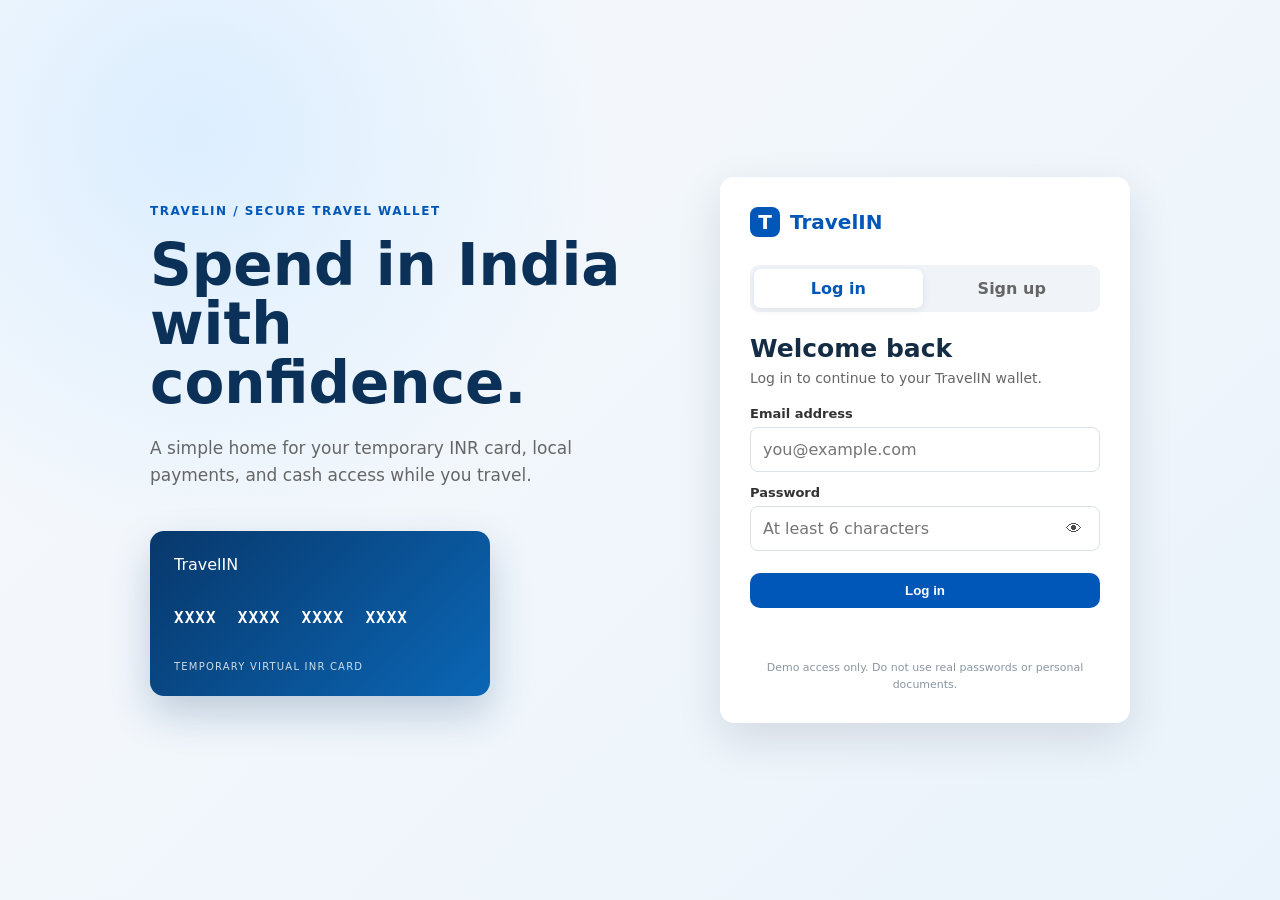
<file: index.html>
<!doctype html>
<html lang="en">
<head>
  <meta charset="utf-8" />
  <meta name="viewport" content="width=device-width,initial-scale=1" />
  <title>TravelIN — Fintech for Visitors to India</title>
  <link rel="stylesheet" href="styles.css" />
</head>
<body>
  <section id="auth-screen" class="auth-screen">
    <div class="auth-layout">
      <div class="auth-intro">
        <p class="eyebrow">TravelIN / secure travel wallet</p>
        <h1>Spend in India with confidence.</h1>
        <p class="auth-copy">A simple home for your temporary INR card, local payments, and cash access while you travel.</p>
        <div class="auth-mini-card" aria-hidden="true">
          <span>TravelIN</span>
          <strong>XXXX&nbsp;&nbsp;XXXX&nbsp;&nbsp;XXXX&nbsp;&nbsp;XXXX</strong>
          <small>TEMPORARY VIRTUAL INR CARD</small>
        </div>
      </div>

      <div class="auth-panel">
        <div class="auth-brand"><span class="brand-mark">T</span><span>TravelIN</span></div>
        <div class="auth-tabs" role="tablist" aria-label="Account access">
          <button id="login-tab" class="auth-tab is-active" type="button" role="tab" aria-selected="true">Log in</button>
          <button id="signup-tab" class="auth-tab" type="button" role="tab" aria-selected="false">Sign up</button>
        </div>

        <form id="login-form" class="auth-form" novalidate>
          <h2>Welcome back</h2>
          <p class="auth-form-copy">Log in to continue to your TravelIN wallet.</p>
          <label for="login-email">Email address</label>
          <input id="login-email" type="email" autocomplete="email" required placeholder="you@example.com" />
          <label for="login-password">Password</label>
          <div class="password-field">
            <input id="login-password" type="password" autocomplete="current-password" required minlength="6" placeholder="At least 6 characters" />
            <button class="password-toggle" type="button" aria-label="Show password" data-target="login-password">👁</button>
          </div>
          <button class="btn auth-submit" type="submit">Log in</button>
          <p id="login-feedback" class="auth-feedback" aria-live="polite"></p>
        </form>

        <form id="signup-form" class="auth-form is-hidden" novalidate>
          <h2>Create your account</h2>
          <p class="auth-form-copy">Set up your TravelIN wallet in a few seconds.</p>
          <label for="signup-name">Full name</label>
          <input id="signup-name" type="text" autocomplete="name" required pattern="[A-Za-z ]+" title="Use letters and spaces only." placeholder="Your full name" />
          <label for="signup-email">Email address</label>
          <input id="signup-email" type="email" autocomplete="email" required pattern="^[^\s@]+@[^\s@]+\.[^\s@]{2,}$" title="Enter a valid email address, such as name@gmail.com" placeholder="you@example.com" />
          <label for="signup-password">Password</label>
          <div class="password-field">
            <input id="signup-password" type="password" autocomplete="new-password" required minlength="6" placeholder="At least 6 characters" />
            <button class="password-toggle" type="button" aria-label="Show password" data-target="signup-password">👁</button>
          </div>
          <button class="btn auth-submit" type="submit">Create account</button>
          <p id="signup-feedback" class="auth-feedback" aria-live="polite"></p>
        </form>
        <small class="auth-note">Demo access only. Do not use real passwords or personal documents.</small>
      </div>
    </div>
  </section>

  <div id="app-shell" class="app-shell">
  <header class="site-header">
    <div class="container header-inner">
      <h1 class="logo">TravelIN</h1>
      <nav class="nav">
        <a href="#visa" class="nav-card-link">Get Card</a>
        <button id="logout-btn" class="nav-logout" type="button">Log out</button>
      </nav>
    </div>
  </header>

  <main>
    <section class="hero">
      <div class="container hero-inner">
        <div class="hero-text">
          <h2>Spend in India. Simple. Secure. RBI-aligned.</h2>
          <p>Submit your visa, get a temporary virtual INR debit card, pay locally or withdraw cash from partners — all at official government exchange rates.</p>
          <a class="btn" href="#visa">Get started</a>
          <div class="currency-ticker" aria-label="Supported currencies">
            <div class="currency-ticker-track">
              <div class="currency-chip"><span class="currency-symbol">$</span><span>USD</span></div>
              <div class="currency-chip"><span class="currency-symbol">€</span><span>EUR</span></div>
              <div class="currency-chip"><span class="currency-symbol">£</span><span>GBP</span></div>
              <div class="currency-chip"><span class="currency-symbol">¥</span><span>JPY</span></div>
              <div class="currency-chip"><span class="currency-symbol">A$</span><span>AUD</span></div>
              <div class="currency-chip"><span class="currency-symbol">C$</span><span>CAD</span></div>
              <div class="currency-chip"><span class="currency-symbol">₹</span><span>INR</span></div>
              <div class="currency-chip"><span class="currency-symbol">₩</span><span>KRW</span></div>
              <div class="currency-chip"><span class="currency-symbol">R</span><span>ZAR</span></div>
              <div class="currency-chip"><span class="currency-symbol">د.إ</span><span>AED</span></div>
              <div class="currency-chip"><span class="currency-symbol">$</span><span>USD</span></div>
              <div class="currency-chip"><span class="currency-symbol">€</span><span>EUR</span></div>
              <div class="currency-chip"><span class="currency-symbol">£</span><span>GBP</span></div>
              <div class="currency-chip"><span class="currency-symbol">¥</span><span>JPY</span></div>
              <div class="currency-chip"><span class="currency-symbol">A$</span><span>AUD</span></div>
              <div class="currency-chip"><span class="currency-symbol">C$</span><span>CAD</span></div>
              <div class="currency-chip"><span class="currency-symbol">₹</span><span>INR</span></div>
              <div class="currency-chip"><span class="currency-symbol">₩</span><span>KRW</span></div>
              <div class="currency-chip"><span class="currency-symbol">R</span><span>ZAR</span></div>
              <div class="currency-chip"><span class="currency-symbol">د.إ</span><span>AED</span></div>
            </div>
          </div>
        </div>
        <div class="hero-card" id="virtual-card-preview">
          <!-- Virtual card preview will populate here -->
          <div class="card-placeholder">Virtual card preview</div>
        </div>
      </div>
    </section>

    <section id="how" class="container how-it-works">
      <div class="section-heading">
        <div>
          <span class="section-kicker">Your journey, simplified</span>
          <h3>How it works</h3>
        </div>
        <p>From visa check to your first local payment, everything stays clear and in one place.</p>
      </div>
      <ol class="journey-steps">
        <li class="journey-step">
          <span class="step-number">01</span>
          <div><h4>Verify your visa</h4><p>Share your travel details and confirm your eligibility through a guided check.</p></div>
        </li>
        <li class="journey-step">
          <span class="step-number">02</span>
          <div><h4>Get your INR card</h4><p>Receive a temporary virtual card with conversion rates shown before you pay.</p></div>
        </li>
        <li class="journey-step">
          <span class="step-number">03</span>
          <div><h4>Pay your way</h4><p>Use it for local payments or request cash from a partnered bank.</p></div>
        </li>
      </ol>
    </section>

    <section id="features" class="container features">
      <div class="section-heading">
        <div>
          <span class="section-kicker">Built for the journey</span>
          <h3>Key features</h3>
        </div>
        <p>Everything you need to move through India with less friction and more control.</p>
      </div>
      <div class="feature-grid">
        <article class="feature-item"><span class="feature-icon">✓</span><h4>Visa verification</h4><p>A guided sign-in flow built around your travel documents.</p></article>
        <article class="feature-item"><span class="feature-icon">▣</span><h4>Virtual INR card</h4><p>A temporary card ready for everyday local spending.</p></article>
        <article class="feature-item"><span class="feature-icon">↔</span><h4>Clear conversion</h4><p>See live exchange rates before converting your money.</p></article>
        <article class="feature-item"><span class="feature-icon">⌂</span><h4>Cash access</h4><p>Request cash collection through trusted partner banks.</p></article>
        <article class="feature-item"><span class="feature-icon">◷</span><h4>Spending overview</h4><p>Keep your card balance and activity easy to follow.</p></article>
      </div>
    </section>

    <section id="visa" class="container visa-section">
      <h3>Sign in with your visa</h3>

      <form id="visa-form" class="card form-card">
        <label for="fullName">Full name</label>
        <input id="fullName" name="fullName" required pattern="[A-Za-z ]+" title="Use letters and spaces only." placeholder="As it appears on visa" />

        <label for="country">Home country</label>
        <input id="country" name="country" list="country-options" required autocomplete="country-name" placeholder="Enter your Country Name" />
        <datalist id="country-options"></datalist>

        <label for="visaNumber">Visa number</label>
        <input id="visaNumber" name="visaNumber" required minlength="7" maxlength="16" placeholder="E.g., AB1234567" />

        <label for="passport">Passport number</label>
        <input id="passport" name="passport" required minlength="4" maxlength="9" placeholder="Passport number" />

        <label for="homeCurrency">Home currency</label>
        <select id="homeCurrency" name="homeCurrency" required>
          <option value="">Select your currency</option>
        </select>
        <small id="currency-rate" class="currency-rate">Choose a currency to see its INR exchange rate.</small>
        <small id="rates-status" class="rates-status" aria-live="polite">Loading live rates...</small>

        <div class="form-actions">
          <button type="submit" class="btn">Verify & Get Card</button>
        </div>

        <p id="visa-feedback" class="feedback" aria-live="polite"></p>
      </form>

      <aside id="conversion-panel" class="card conversion-card" aria-live="polite">
        <h4>Currency conversion</h4>
        <div class="conv-row">
          <label for="amount">Amount (home currency)</label>
          <input id="amount" type="number" min="1" value="100" />
        </div>
        <div class="conv-row">
          <button id="convertBtn" class="btn small">Convert to INR</button>
        </div>
        <p id="conv-result">Converted amount will appear here.</p>
        <small class="note">Uses official RBI/government-aligned exchange rate (server-supplied).</small>
      </aside>
    </section>

    <section class="container actions-section">
      <h3>Your card & actions</h3>
      <div id="card-area" class="card-area">
        <!-- Populated by JS after success -->
      </div>
    </section>

    <section class="container faq">
      <h3>Security & Compliance</h3>
      <p>For production you must implement server-side visa verification, KYC checks, secure card issuance with PCI DSS compliance, and fetch government exchange rates from an approved source. This demo simulates those steps on the frontend.</p>
    </section>
  </main>

  <footer class="site-footer">
    <div class="container">
      <small>TravelIN — demo UI. Integrate with secure server-side APIs for production.</small>
    </div>
  </footer>
  </div>

  <script src="app.js"></script>
</body>
</html>
</file>
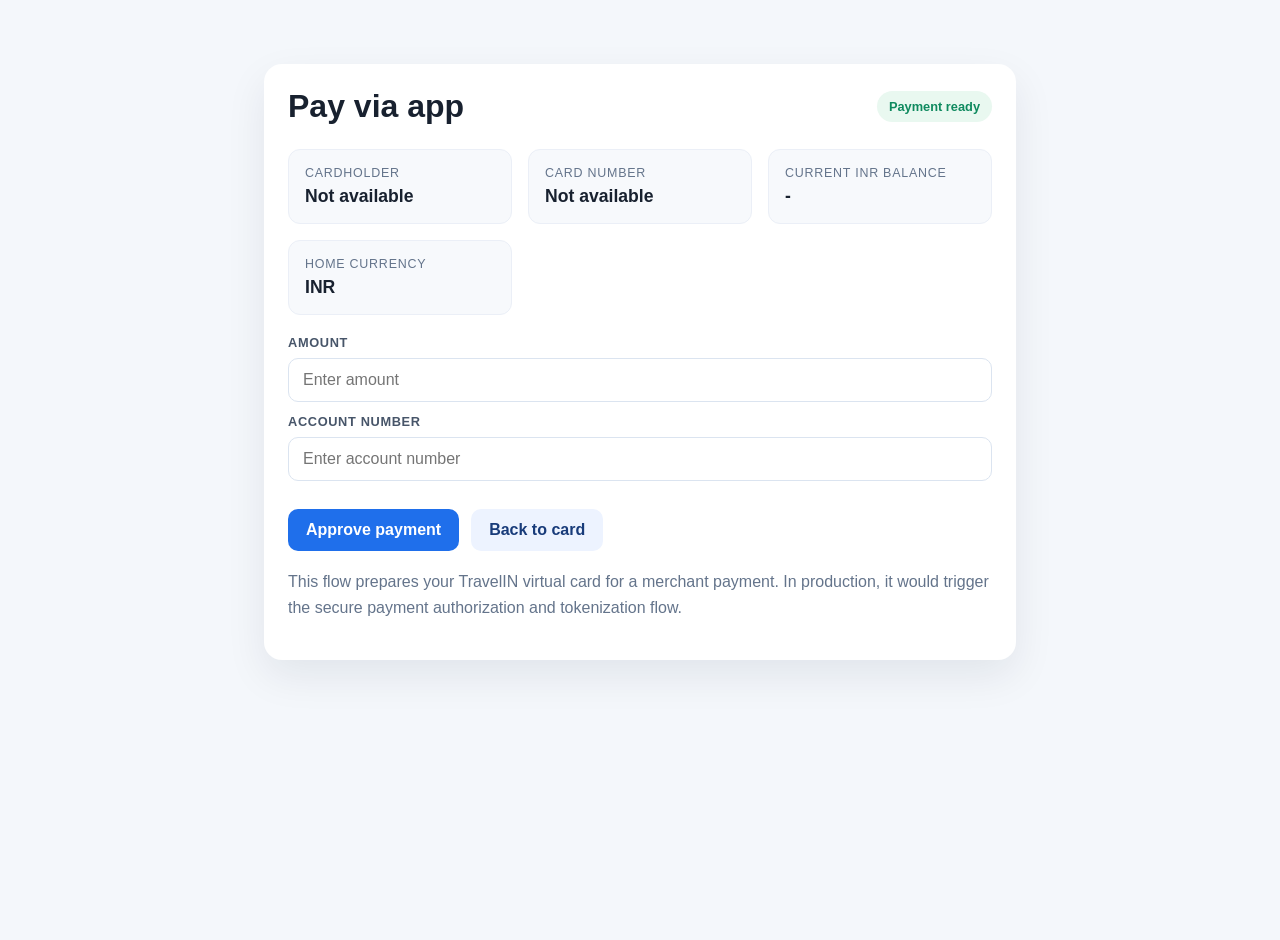
<file: card-action.html>
<!doctype html>
<html lang="en">
<head>
  <meta charset="utf-8" />
  <meta name="viewport" content="width=device-width,initial-scale=1" />
  <title>TravelIN - Card Action</title>
  <link rel="stylesheet" href="styles.css" />
  <style>
    body {
      margin: 0;
      font-family: Arial, sans-serif;
      background: #f4f7fb;
      color: #18212f;
    }
    .page-wrap {
      max-width: 800px;
      margin: 40px auto;
      padding: 24px;
    }
    .card {
      background: white;
      border-radius: 18px;
      padding: 24px;
      box-shadow: 0 16px 40px rgba(12, 28, 52, 0.08);
    }
    .header {
      display: flex;
      justify-content: space-between;
      align-items: center;
      gap: 16px;
      margin-bottom: 24px;
    }
    .title {
      font-size: 2rem;
      margin: 0;
    }
    .tag {
      background: #e9f8f0;
      color: #0f8a5f;
      padding: 8px 12px;
      border-radius: 999px;
      font-weight: 700;
      font-size: 0.8rem;
    }
    .two-col {
      display: grid;
      grid-template-columns: repeat(auto-fit, minmax(220px, 1fr));
      gap: 16px;
      margin-top: 20px;
    }
    .info-box {
      background: #f7f9fc;
      padding: 16px;
      border-radius: 12px;
      border: 1px solid #ebeff7;
    }
    .label {
      display: block;
      font-size: 0.78rem;
      color: #64748b;
      margin-bottom: 6px;
      text-transform: uppercase;
      letter-spacing: 0.06em;
    }
    .value {
      font-size: 1.1rem;
      font-weight: 700;
      word-break: break-word;
    }
    .actions {
      margin-top: 28px;
      display: flex;
      flex-wrap: wrap;
      gap: 12px;
    }
    .field-group {
      margin-top: 20px;
      display: grid;
      gap: 12px;
    }
    .field {
      display: grid;
      gap: 8px;
    }
    .field label {
      font-size: 0.8rem;
      font-weight: 700;
      color: #475569;
      text-transform: uppercase;
      letter-spacing: 0.05em;
    }
    .field input {
      width: 100%;
      box-sizing: border-box;
      border: 1px solid #dbe4f0;
      border-radius: 10px;
      padding: 12px 14px;
      font-size: 1rem;
      outline: none;
      transition: border-color 0.2s ease, box-shadow 0.2s ease;
    }
    .field input:focus {
      border-color: #1f6feb;
      box-shadow: 0 0 0 3px rgba(31, 111, 235, 0.12);
    }
    .btn {
      border: none;
      border-radius: 10px;
      padding: 12px 18px;
      font-size: 1rem;
      cursor: pointer;
      background: #1f6feb;
      color: white;
      font-weight: 700;
    }
    .btn.secondary {
      background: #edf3ff;
      color: #183b7a;
    }
    .muted {
      color: #64748b;
      margin-top: 18px;
      line-height: 1.6;
    }
    .status-box {
      margin-top: 24px;
      display: flex;
      align-items: center;
      gap: 12px;
      padding: 14px 16px;
      border-radius: 12px;
      background: #f8fafc;
      border: 1px solid #e2e8f0;
      min-height: 60px;
      display: none;
    }
    .status-box.visible {
      display: flex;
    }
    .hidden {
      display: none !important;
    }
    .slip-box {
      margin-top: 22px;
      padding: 18px 18px 16px;
      border-radius: 14px;
      background: #f8fafc;
      border: 1px solid #dfe8f5;
      display: none;
    }
    .slip-box.visible {
      display: block;
    }
    .slip-header {
      display: flex;
      justify-content: space-between;
      align-items: center;
      margin-bottom: 12px;
      font-weight: 700;
      color: #10243f;
    }
    .slip-grid {
      display: grid;
      gap: 8px;
      color: #334155;
      font-size: 0.96rem;
    }
    .slip-row {
      display: flex;
      justify-content: space-between;
      gap: 12px;
      border-bottom: 1px solid #e2e8f0;
      padding-bottom: 6px;
    }
    .slip-row strong {
      color: #0f172a;
    }
    .spinner {
      width: 22px;
      height: 22px;
      border-radius: 50%;
      border: 3px solid rgba(31, 111, 235, 0.15);
      border-top-color: #1f6feb;
      animation: spin 0.9s linear infinite;
    }
    .status-icon {
      width: 28px;
      height: 28px;
      border-radius: 50%;
      display: inline-flex;
      align-items: center;
      justify-content: center;
      font-size: 1.2rem;
      font-weight: 700;
      display: none;
    }
    .status-icon.success {
      background: rgba(16, 185, 129, 0.12);
      color: #0f9f6e;
      display: inline-flex;
    }
    .status-icon.error {
      background: rgba(239, 68, 68, 0.12);
      color: #dc2626;
      display: inline-flex;
    }
    .status-text {
      font-weight: 700;
      color: #18212f;
    }
    @keyframes spin {
      to {
        transform: rotate(360deg);
      }
    }
  </style>
</head>
<body>
  <div class="page-wrap">
    <div class="card">
      <div class="header">
        <h1 class="title" id="page-title">Pay via app</h1>
        <span class="tag" id="status-tag">Ready</span>
      </div>

      <div class="two-col">
        <div class="info-box">
          <span class="label">Cardholder</span>
          <div class="value" id="holder-name">-</div>
        </div>
        <div class="info-box">
          <span class="label">Card number</span>
          <div class="value" id="card-number">-</div>
        </div>
        <div class="info-box">
          <span class="label">Current INR balance</span>
          <div class="value" id="card-balance">-</div>
        </div>
        <div class="info-box">
          <span class="label">Home currency</span>
          <div class="value" id="currency-code">-</div>
        </div>
      </div>

      <div class="field-group">
        <div class="field">
          <label for="payment-amount">Amount</label>
          <input id="payment-amount" type="text" inputmode="decimal" placeholder="Enter amount" />
        </div>
        <div class="field" id="account-field">
          <label for="account-number">Account number</label>
          <input id="account-number" type="text" inputmode="numeric" maxlength="18" placeholder="Enter account number" />
        </div>
        <div class="field hidden" id="bank-field">
          <label for="bank-name">Bank</label>
          <select id="bank-name">
            <option value="">Select a bank</option>
            <option value="State Bank of India">State Bank of India</option>
            <option value="HDFC Bank">HDFC Bank</option>
            <option value="ICICI Bank">ICICI Bank</option>
            <option value="Axis Bank">Axis Bank</option>
            <option value="Bank of Baroda">Bank of Baroda</option>
            <option value="Punjab National Bank">Punjab National Bank</option>
            <option value="Canara Bank">Canara Bank</option>
            <option value="Kotak Mahindra Bank">Kotak Mahindra Bank</option>
            <option value="Yes Bank">Yes Bank</option>
            <option value="IndusInd Bank">IndusInd Bank</option>
            <option value="Union Bank of India">Union Bank of India</option>
            <option value="Bank of India">Bank of India</option>
          </select>
        </div>
      </div>

      <div id="pickup-slip" class="slip-box" aria-live="polite"></div>

      <div class="actions">
        <button class="btn hidden" id="generate-slip" type="button">Generate slip</button>
        <button class="btn" id="primary-action" type="button">Continue</button>
        <button class="btn secondary" id="back-button" type="button">Back to card</button>
      </div>

      <div id="payment-status" class="status-box" aria-live="polite">
        <div id="status-spinner" class="spinner" aria-hidden="true"></div>
        <div id="status-icon" class="status-icon success" aria-hidden="true">✓</div>
        <div id="status-icon-error" class="status-icon error" aria-hidden="true">✕</div>
        <div id="status-text" class="status-text">Waiting for payment</div>
      </div>

      <p class="muted" id="details-text">
        This demo page simulates the selected travel wallet action and can be connected to your payment or partner bank workflow.
      </p>
    </div>
  </div>

  <script>
    const params = new URLSearchParams(window.location.search);
    const action = params.get('action') || 'pay';
    const holder = decodeURIComponent(params.get('holder') || '');
    const number = decodeURIComponent(params.get('number') || '');
    let balance = Number(params.get('balance') || 0);
    const currency = (params.get('currency') || 'INR').toUpperCase();

    const titleEl = document.getElementById('page-title');
    const statusTag = document.getElementById('status-tag');
    const holderEl = document.getElementById('holder-name');
    const cardEl = document.getElementById('card-number');
    const balanceEl = document.getElementById('card-balance');
    const currencyEl = document.getElementById('currency-code');
    const detailsText = document.getElementById('details-text');
    const primaryAction = document.getElementById('primary-action');
    const statusBox = document.getElementById('payment-status');
    const statusSpinner = document.getElementById('status-spinner');
    const statusSuccess = document.getElementById('status-icon');
    const statusError = document.getElementById('status-icon-error');
    const statusText = document.getElementById('status-text');
    const amountInput = document.getElementById('payment-amount');
    const accountInput = document.getElementById('account-number');
    const accountField = document.getElementById('account-field');
    const bankField = document.getElementById('bank-field');
    const bankSelect = document.getElementById('bank-name');
    const generateSlipBtn = document.getElementById('generate-slip');
    const slipBox = document.getElementById('pickup-slip');

    const bankRates = {
      AED: 22.46, AUD: 50.4, BDT: 0.75, BRL: 16.51, CAD: 61.8, CHF: 104.62,
      CNY: 11.55, DKK: 13.82, EGP: 1.72, EUR: 103.49, GBP: 103.25, HKD: 10.58,
      IDR: 0.0052, ILS: 22.68, JPY: 0.56, KRW: 0.061, LKR: 0.28, MYR: 19.52,
      NOK: 8.78, NZD: 47.08, PHP: 1.48, PKR: 0.30, QAR: 22.67, RUB: 0.92,
      SAR: 22.00, SEK: 8.98, SGD: 64.4, THB: 2.58, TRY: 2.33, USD: 82.5,
      VND: 0.0033, ZAR: 4.57, INR: 1
    };

    function showStatus({ type, message }) {
      statusBox.classList.add('visible');
      statusSpinner.style.display = type === 'loading' ? 'block' : 'none';
      statusSuccess.style.display = type === 'success' ? 'inline-flex' : 'none';
      statusError.style.display = type === 'error' ? 'inline-flex' : 'none';
      statusText.textContent = message;
    }

    function sanitizeAmount(value) {
      return value.replace(/[^\d.]/g, '').replace(/(\..*)\./g, '$1');
    }

    function sanitizeAccountNumber(value) {
      return value.replace(/\D/g, '');
    }

    function formatInr(value) {
      return `₹${Number(value || 0).toFixed(2)}`;
    }

    function getCurrencyRate(code) {
      return bankRates[(code || '').toUpperCase()] || 1;
    }

    function renderPickupSlip() {
      const bankName = bankSelect.value;
      const enteredAmount = Number(amountInput.value);

      if (!bankName) {
        slipBox.classList.remove('visible');
        return;
      }

      if (!amountInput.value || Number.isNaN(enteredAmount) || enteredAmount <= 0) {
        slipBox.classList.remove('visible');
        return;
      }

      const rate = getCurrencyRate(currency);
      const commission = enteredAmount * 0.03;
      const netAmount = enteredAmount - commission;
      const foreignEquivalent = rate ? (enteredAmount / rate) : enteredAmount;
      const netEquivalent = rate ? (netAmount / rate) : netAmount;

      slipBox.innerHTML = `
        <div class="slip-header">
          <span>Cash Pickup Slip</span>
          <span>${bankName}</span>
        </div>
        <div class="slip-grid">
          <div class="slip-row"><span>Withdrawal amount</span><strong>${formatInr(enteredAmount)}</strong></div>
          <div class="slip-row"><span>Bank name</span><strong>${bankName}</strong></div>
          <div class="slip-row"><span>Exchange rate</span><strong>1 ${currency} = ₹${rate.toFixed(2)} INR</strong></div>
          <div class="slip-row"><span>Equivalent in ${currency}</span><strong>${foreignEquivalent.toFixed(2)} ${currency}</strong></div>
          <div class="slip-row"><span>Bank commission (3%)</span><strong>${formatInr(commission)}</strong></div>
          <div class="slip-row"><span>Net payout</span><strong>${formatInr(netAmount)}</strong></div>
          <div class="slip-row"><span>Net equivalent in ${currency}</span><strong>${netEquivalent.toFixed(2)} ${currency}</strong></div>
        </div>
      `;
      slipBox.classList.add('visible');
    }

    function generatePickupToken() {
      const randomNumber = Math.floor(10000 + Math.random() * 90000);
      return `#${randomNumber}`;
    }

    function updateStoredBalance(newBalance) {
      try {
        const raw = localStorage.getItem('travelinCardState');
        if (!raw) return;
        const saved = JSON.parse(raw);
        if (!saved || !saved.card) return;
        saved.card.balanceINR = Number(newBalance);
        localStorage.setItem('travelinCardState', JSON.stringify(saved));
        sessionStorage.setItem('travelinCardState', JSON.stringify(saved));
      } catch (error) {
        // Ignore storage errors in demo mode.
      }
    }

    function syncCardBalanceFromStorage() {
      try {
        const raw = localStorage.getItem('travelinCardState');
        if (!raw) return;
        const saved = JSON.parse(raw);
        if (!saved || !saved.card) return;
        const updatedBalance = Number(saved.card.balanceINR || 0);
        balanceEl.textContent = `₹${updatedBalance.toFixed(2)}`;
        balance = updatedBalance;
      } catch (error) {
        // Ignore storage errors in demo mode.
      }
    }

    amountInput.addEventListener('input', () => {
      amountInput.value = sanitizeAmount(amountInput.value);
    });

    accountInput.addEventListener('input', () => {
      accountInput.value = sanitizeAccountNumber(accountInput.value).slice(0, 18);
    });

    if (action === 'pickup') {
      titleEl.textContent = 'Request cash pickup';
      statusTag.textContent = 'Pickup ready';
      detailsText.textContent = 'Your cash pickup request has been prepared. In production, this step would connect to a network of partner banks and verify the pickup branch, contact details, and collection window.';
      primaryAction.textContent = 'Submit pickup request';
      accountField.classList.add('hidden');
      bankField.classList.remove('hidden');
      generateSlipBtn.classList.remove('hidden');
    } else {
      titleEl.textContent = 'Pay via app';
      statusTag.textContent = 'Payment ready';
      detailsText.textContent = 'This flow prepares your TravelIN virtual card for a merchant payment. In production, it would trigger the secure payment authorization and tokenization flow.';
      primaryAction.textContent = 'Approve payment';
      accountField.classList.remove('hidden');
      bankField.classList.add('hidden');
      generateSlipBtn.classList.add('hidden');
      slipBox.classList.remove('visible');
    }

    holderEl.textContent = holder || 'Not available';
    cardEl.textContent = number || 'Not available';
    syncCardBalanceFromStorage();
    const savedAmount = localStorage.getItem('travelinLastPaymentAmount');
    if (savedAmount && Number(savedAmount) > 0) {
      amountInput.value = savedAmount;
    }
    currencyEl.textContent = currency || 'INR';

    amountInput.addEventListener('input', () => {
      if (action === 'pickup') {
        renderPickupSlip();
      }
    });

    bankSelect.addEventListener('change', () => {
      if (action === 'pickup') {
        renderPickupSlip();
      }
    });

    generateSlipBtn.addEventListener('click', () => {
      if (action !== 'pickup') return;
      renderPickupSlip();
    });

    primaryAction.addEventListener('click', () => {
      const enteredAmount = Number(amountInput.value);

      if (!amountInput.value || Number.isNaN(enteredAmount) || enteredAmount <= 0) {
        showStatus({ type: 'error', message: 'Amount must be greater than 0.' });
        amountInput.focus();
        return;
      }

      if (action !== 'pickup') {
        const cleanedAccount = sanitizeAccountNumber(accountInput.value);

        if (cleanedAccount.length < 9 || cleanedAccount.length > 18) {
          showStatus({ type: 'error', message: 'Account number must be between 9 and 18 digits.' });
          accountInput.focus();
          return;
        }

        if (cleanedAccount !== accountInput.value) {
          showStatus({ type: 'error', message: 'Account number should contain only digits.' });
          accountInput.focus();
          return;
        }
      }

      if (action === 'pickup') {
        const selectedBank = bankSelect.value;
        if (!selectedBank) {
          showStatus({ type: 'error', message: 'Please select a bank.' });
          bankSelect.focus();
          return;
        }
        renderPickupSlip();
        showStatus({ type: 'loading', message: 'Processing pickup request...' });
        setTimeout(() => {
          const token = generatePickupToken();
          slipBox.innerHTML += `
            <div class="slip-row" style="margin-top:14px; border-top:1px solid #e2e8f0; padding-top:10px;">
              <span>Bank token</span>
              <strong>${token}</strong>
            </div>
          `;
          showStatus({ type: 'success', message: `Pickup request successful • Token ${token}` });
        }, 1200);
        return;
      }

      if (enteredAmount > Number(balance || 0)) {
        showStatus({ type: 'loading', message: 'Checking account balance...' });
        setTimeout(() => {
          showStatus({ type: 'error', message: 'Payment unsuccessful: insufficient balance' });
        }, 1200);
        return;
      }

      showStatus({ type: 'loading', message: 'Approving payment...' });
      setTimeout(() => {
        const updatedBalance = Number(balance || 0) - enteredAmount;
        balance = updatedBalance;
        balanceEl.textContent = `₹${updatedBalance.toFixed(2)}`;
        updateStoredBalance(updatedBalance);
        localStorage.setItem('travelinLastPaymentAmount', String(enteredAmount));
        showStatus({ type: 'success', message: 'Payment successful' });
      }, 1200);
    });

    document.getElementById('back-button').addEventListener('click', () => {
      if (window.history.length > 1) {
        window.history.back();
      } else {
        window.location.href = 'index.html#visa';
      }
    });
  </script>
</body>
</html>
</file>
<file: styles.css>
:root{
  --accent:#0057b8; /* deep blue */
  --muted:#666;
  --bg:#f7f9fc;
  --card-bg:#fff;
  --radius:12px;
  --container:1100px;
  font-family: Inter, system-ui, -apple-system, "Segoe UI", Roboto, "Helvetica Neue", Arial;
}

*{box-sizing:border-box}
html,body{height:100%}
body{
  margin:0;
  background:var(--bg);
  color:#111;
  -webkit-font-smoothing:antialiased;
  -moz-osx-font-smoothing:grayscale;
}

.container{
  max-width:var(--container);
  margin:0 auto;
  padding:24px;
}

.site-header{
  background:#fff;
  box-shadow:0 1px 8px rgba(20,20,20,0.04);
  position:sticky;
  top:0;
  z-index:20;
}
.header-inner{display:flex;align-items:center;justify-content:space-between;padding:12px 24px}
.logo{margin:0;font-weight:700;color:var(--accent)}
.nav a{margin-left:16px;color:var(--muted);text-decoration:none;font-weight:600}
.nav a:hover{color:var(--accent)}
.nav-logout{margin-left:16px;padding:7px 12px;color:var(--accent);background:transparent;border:1px solid #c9d9ed;border-radius:8px;font-weight:700;cursor:pointer}
.nav-logout:hover{background:#eef6ff}

.app-shell{display:none}
.app-shell.is-visible{display:block}
.is-hidden{display:none !important}
.auth-screen{min-height:100vh;padding:40px 24px;display:grid;place-items:center;background:radial-gradient(circle at 15% 15%,#dceeff 0,transparent 32%),linear-gradient(135deg,#f7f9fc 0%,#eaf3fb 100%)}
.auth-layout{width:min(100%,980px);display:grid;grid-template-columns:1fr 410px;gap:70px;align-items:center}
.auth-intro{padding:20px 0}
.eyebrow{margin:0 0 18px;color:var(--accent);font-size:12px;font-weight:800;letter-spacing:1.5px;text-transform:uppercase}
.auth-intro h1{max-width:480px;margin:0;color:#0b3158;font-size:clamp(36px,5vw,58px);line-height:1.02}
.auth-copy{max-width:440px;margin:22px 0 0;color:var(--muted);font-size:17px;line-height:1.6}
.auth-mini-card{width:min(100%,340px);margin-top:42px;padding:24px;border-radius:14px;background:linear-gradient(135deg,#08386b,#0b66b5);color:#fff;box-shadow:0 18px 40px rgba(8,56,107,.22);display:grid;gap:34px}
.auth-mini-card strong{font-family:monospace;letter-spacing:1px;font-size:16px}
.auth-mini-card small{font-size:10px;letter-spacing:1.2px;opacity:.8}
.auth-panel{background:#fff;padding:30px;border-radius:14px;box-shadow:0 16px 45px rgba(16,24,40,.12)}
.auth-brand{display:flex;align-items:center;gap:10px;color:var(--accent);font-size:20px;font-weight:800}
.brand-mark{display:grid;place-items:center;width:30px;height:30px;border-radius:8px;background:var(--accent);color:#fff}
.auth-tabs{display:grid;grid-template-columns:1fr 1fr;gap:5px;margin:28px 0 22px;padding:4px;background:#f0f4f8;border-radius:9px}
.auth-tab{padding:10px;border:0;border-radius:7px;background:transparent;color:var(--muted);font:inherit;font-weight:700;cursor:pointer}
.auth-tab.is-active{background:#fff;color:var(--accent);box-shadow:0 2px 8px rgba(16,24,40,.08)}
.auth-form h2{margin:0;color:#142d45;font-size:25px}
.auth-form-copy{margin:7px 0 20px;color:var(--muted);font-size:14px}
.auth-form label{display:block;margin-top:13px;color:#333;font-size:13px;font-weight:700}
.auth-form input{width:100%;margin-top:6px;padding:12px;border:1px solid #d9e1e9;border-radius:8px;font:inherit;outline:none}
.auth-form input:focus{border-color:var(--accent);box-shadow:0 0 0 3px rgba(0,87,184,.12)}
.password-field{position:relative;margin-top:6px}
.password-field input{margin-top:0;padding-right:42px}
.password-toggle{position:absolute;right:10px;top:50%;transform:translateY(-50%);border:none;background:transparent;cursor:pointer;font-size:16px;opacity:.7;padding:6px 8px;border-radius:6px}
.password-toggle:hover{background:#f2f7ff;opacity:1}
.auth-submit{width:100%;margin-top:22px}
.auth-feedback{min-height:20px;margin:10px 0 0;color:#247447;font-size:13px}
.auth-feedback.is-error{color:#b42318}
.auth-note{display:block;margin-top:22px;color:#8a96a3;font-size:11px;line-height:1.5;text-align:center}

.hero{
  padding:48px 0;
}
.hero-inner{display:flex;gap:28px;align-items:center;flex-wrap:wrap}
.hero-text{flex:1;min-width:0}
.hero-text h2{margin:0 0 12px;font-size:28px}
.hero-text p{margin:0 0 18px;color:var(--muted)}
.currency-ticker{width:min(100%,540px);margin-top:26px;overflow:hidden;mask-image:linear-gradient(90deg,transparent,#000 8%,#000 92%,transparent);-webkit-mask-image:linear-gradient(90deg,transparent,#000 8%,#000 92%,transparent)}
.currency-ticker-track{display:flex;width:max-content;gap:10px;animation:currency-slide 28s linear infinite;will-change:transform}
.currency-chip{display:flex;align-items:center;gap:7px;min-width:76px;padding:8px 11px;border:1px solid #dce8f3;border-radius:9px;background:rgba(255,255,255,.82);box-shadow:0 4px 12px rgba(16,24,40,.05);color:#31526f;font-size:11px;font-weight:800;letter-spacing:.5px;white-space:nowrap}
.currency-symbol{display:grid;place-items:center;width:22px;height:22px;border-radius:6px;background:#eaf4ff;color:var(--accent);font-size:13px;letter-spacing:0}
@keyframes currency-slide{from{transform:translateX(-50%)}to{transform:translateX(0)}}
@media (prefers-reduced-motion:reduce){.currency-ticker-track{animation:none;transform:none}}
.btn{
  display:inline-block;
  padding:10px 16px;
  background:var(--accent);
  color:#fff;border-radius:10px;text-decoration:none;font-weight:700;border:none;
  cursor:pointer;
}
.btn.small{padding:8px 12px;font-size:14px}
.hero-card{width:320px;min-width:260px}
.card-placeholder{
  background:linear-gradient(135deg,#0b66b5 0%, #0d83d8 40%, #0f7e86 100%);
  color:#fff;padding:22px;border-radius:16px;box-shadow:0 8px 30px rgba(11,102,181,0.18);
  min-height:180px;display:flex;flex-direction:column;justify-content:center;position:relative;overflow:hidden;
}
.card-placeholder::before{content:"";position:absolute;inset:-10% 50% auto auto;width:160px;height:160px;border-radius:50%;background:rgba(255,255,255,0.08);transform:translate(22%, -18%)}
.preview-badge{font-weight:800;font-size:14px;letter-spacing:.08em;text-transform:uppercase;position:relative;z-index:1}
.preview-title{font-size:12px;margin-top:14px;letter-spacing:.12em;text-transform:uppercase;opacity:.9;position:relative;z-index:1}
.preview-number{margin-top:18px;font-family:monospace;letter-spacing:2px;font-size:1.05rem;position:relative;z-index:1}
.preview-meta{display:flex;justify-content:space-between;margin-top:22px;color:rgba(255,255,255,.8);font-size:11px;letter-spacing:.08em;text-transform:uppercase;position:relative;z-index:1}

.how-it-works, .features{margin-top:20px;background:var(--card-bg);padding:28px 26px;border-radius:12px;box-shadow:0 2px 12px rgba(16,24,40,0.04)}
.section-heading{display:flex;align-items:end;justify-content:space-between;gap:24px;padding-bottom:22px;border-bottom:1px solid #e8eef4}
.section-heading h3{margin:5px 0 0;color:#142d45;font-size:25px}
.section-heading p{max-width:360px;margin:0;color:var(--muted);font-size:13px;line-height:1.55;text-align:right}
.section-kicker{color:var(--accent);font-size:10px;font-weight:800;letter-spacing:1.4px;text-transform:uppercase}
.journey-steps{display:grid;grid-template-columns:repeat(3,1fr);gap:0;margin:0;padding:25px 0 0;list-style:none}
.journey-step{position:relative;display:flex;gap:14px;padding:0 24px 0 0}
.journey-step:not(:last-child){border-right:1px solid #e8eef4;margin-right:24px}
.step-number{display:grid;place-items:center;flex:0 0 38px;height:38px;border-radius:11px;background:#eaf4ff;color:var(--accent);font-size:12px;font-weight:800}
.journey-step h4,.feature-item h4{margin:1px 0 7px;color:#173954;font-size:15px}
.journey-step p,.feature-item p{margin:0;color:var(--muted);font-size:13px;line-height:1.55}
.feature-grid{display:grid;grid-template-columns:repeat(3,1fr);gap:12px;padding-top:20px}
.feature-item{min-height:145px;padding:18px;border:1px solid #e3ebf2;border-radius:10px;background:linear-gradient(145deg,#fff,#f8fbfe);transition:transform .2s ease,box-shadow .2s ease,border-color .2s ease}
.feature-item:hover{transform:translateY(-3px);border-color:#b9d5ee;box-shadow:0 10px 22px rgba(16,24,40,.08)}
.feature-item:nth-child(-n+2){grid-column:span 1}
.feature-icon{display:grid;place-items:center;width:31px;height:31px;margin-bottom:14px;border-radius:9px;background:#eaf4ff;color:var(--accent);font-size:17px;font-weight:800}
.feature-item:nth-child(4),.feature-item:nth-child(5){grid-column:span 1}
.visa-section{display:grid;grid-template-columns:1fr 360px;gap:20px;margin-top:18px;align-items:start}
.visa-section > h3{grid-column:1 / -1;margin:0}
.form-card, .conversion-card{background:var(--card-bg);padding:16px;border-radius:12px;box-shadow:0 6px 20px rgba(16,24,40,0.04)}
.form-card label{display:block;margin-top:12px;font-weight:600;color:#333}
.form-card input,.form-card select{width:100%;padding:10px;border-radius:8px;border:1px solid #e6e9ef;margin-top:6px;background:#fff;color:#111;font:inherit}
.form-card select{cursor:pointer}
.currency-rate{display:block;margin-top:7px;color:var(--muted);font-size:12px}
.rates-status{display:block;margin-top:4px;color:#50708f;font-size:11px}

.form-actions{margin-top:16px}
.feedback{margin-top:8px;color:var(--muted)}

.conversion-card{position:relative;overflow:hidden;padding:22px;background:linear-gradient(145deg,#fff 0%,#f8fbff 66%,#eef8f2 100%);border:1px solid #dce8ee;box-shadow:0 14px 30px rgba(16,70,100,.1)}
.conversion-card::before{content:"₹";position:absolute;top:-25px;right:18px;color:rgba(0,87,184,.08);font-size:112px;font-weight:800;line-height:1;pointer-events:none}
.conversion-card h4{position:relative;margin:0;color:#173954;font-size:18px;letter-spacing:-.2px}
.conversion-card h4::after{content:"LIVE RATE";display:block;width:max-content;margin-top:7px;padding:4px 7px;border-radius:5px;background:#e9f5ed;color:#247447;font-size:9px;letter-spacing:1px}
.conv-row{position:relative;margin-top:16px}
.conv-row label{display:block;margin-bottom:6px;color:#49667d;font-size:12px;font-weight:700}
.conv-row input{width:100%;padding:11px 12px;border:1px solid #ccdae5;border-radius:8px;background:#fff;color:#142d45;font:inherit;font-size:16px;font-weight:700;outline:none}
.conv-row input:focus{border-color:var(--accent);box-shadow:0 0 0 3px rgba(0,87,184,.12)}
.conversion-card .conv-row + .conv-row{margin-top:12px}
.conversion-card .btn{width:100%;background:linear-gradient(135deg,#0057b8,#0877c9);box-shadow:0 6px 14px rgba(0,87,184,.2)}
#conv-result{position:relative;margin:18px 0 8px;padding:13px 14px;border-left:3px solid #f28c28;border-radius:0 8px 8px 0;background:#fff8ed;color:#31526f;font-size:14px;line-height:1.5}
.conversion-card .note{display:block;color:#6d7d89;font-size:11px;line-height:1.45}

.actions-section{margin-top:18px}
.card-area{display:flex;flex-wrap:wrap;gap:12px}

.card-empty-state{
  width:min(100%, 760px);
  background:linear-gradient(135deg, rgba(255,255,255,0.96), rgba(240,247,255,0.94));
  border:1px solid #d9e9f8;
  border-radius:18px;
  padding:20px;
  box-shadow:0 18px 38px rgba(16,48,88,0.08);
}
.empty-state-header{display:flex;justify-content:space-between;align-items:center;gap:12px;flex-wrap:wrap}
.empty-status-pill{display:inline-flex;align-items:center;padding:7px 12px;border-radius:999px;background:#eaf3ff;color:#0c5da9;font-size:11px;font-weight:800;letter-spacing:.08em;text-transform:uppercase}
.empty-state-chip{display:inline-flex;align-items:center;padding:7px 12px;border-radius:999px;background:#ecfdf5;color:#157347;font-size:11px;font-weight:700;letter-spacing:.06em;text-transform:uppercase}
.empty-card-visual{margin-top:18px;padding:18px 16px;border-radius:16px;background:linear-gradient(135deg,#0b3d72,#166bb9 52%,#0f8a79);box-shadow:inset 0 1px 0 rgba(255,255,255,.25),0 12px 22px rgba(14,61,117,.15);display:grid;gap:12px}
.empty-card-topline,.empty-card-footer{display:flex;align-items:center;justify-content:space-between;color:#fff;font-weight:700;letter-spacing:.08em;text-transform:uppercase;font-size:11px}
.empty-card-label{font-size:12px;letter-spacing:.14em;text-transform:uppercase;color:rgba(255,255,255,.82);margin-top:4px}
.empty-card-number{margin-top:8px;font-family:monospace;font-size:1.05rem;letter-spacing:2px;color:#fff}
.card-empty-state h4{margin:18px 0 10px;color:#173954;font-size:22px}
.card-empty-state p{margin:0;color:#5d6f85;line-height:1.6;font-size:14px}
.empty-state-features{display:flex;flex-wrap:wrap;gap:10px;margin-top:18px}
.empty-state-features span{display:inline-flex;align-items:center;padding:8px 10px;border-radius:9px;background:#edf5ff;color:#0d4d8d;font-size:12px;font-weight:700}

.virtual-card{
  position:relative;isolation:isolate;overflow:hidden;width:320px;background:linear-gradient(135deg,#063d70 0%,#075b91 52%,#0a765e 100%);color:#fff;padding:18px;border:1px solid rgba(255,255,255,.18);border-radius:12px;box-shadow:0 16px 34px rgba(8,56,107,0.24)
}
.virtual-card::before{content:"";position:absolute;z-index:-1;inset:-35%;background:repeating-conic-gradient(from 8deg,rgba(242,140,40,.24) 0deg 7deg,transparent 7deg 18deg);-webkit-mask-image:radial-gradient(circle at 72% 34%,#000 0 29%,transparent 62%);mask-image:radial-gradient(circle at 72% 34%,#000 0 29%,transparent 62%);transform:rotate(14deg)}
.virtual-card::after{content:"";position:absolute;z-index:-1;right:-48px;bottom:-62px;width:190px;height:190px;border:1px solid rgba(255,255,255,.2);border-radius:50%;box-shadow:0 0 0 12px rgba(255,255,255,.05),0 0 0 25px rgba(242,140,40,.12)}
.card-meta{font-size:12px;color:rgba(255,255,255,0.85)}
.card-number{font-family:monospace;font-size:18px;margin-top:14px;letter-spacing:2px}

.action-buttons{display:flex;gap:8px;margin-top:12px}
.small-muted{color:rgba(255,255,255,0.9);font-size:13px}
.virtual-card #card-balance{color:#fff;font-weight:800}

.faq{margin-top:18px;background:var(--card-bg);padding:16px;border-radius:10px;box-shadow:0 6px 20px rgba(16,24,40,0.04)}
.site-footer{padding:18px;text-align:center;color:var(--muted);margin-top:24px}

/* responsive */
@media (max-width:900px){
  .auth-layout{grid-template-columns:1fr;gap:25px;max-width:520px}
  .auth-intro{padding:0;text-align:center}
  .auth-intro h1{margin:0 auto}
  .auth-copy{margin-left:auto;margin-right:auto}
  .auth-mini-card{margin:28px auto 0;text-align:left}
  .hero-text{width:100%}
  .section-heading{align-items:start;flex-direction:column;gap:10px}
  .section-heading p{text-align:left}
  .journey-steps{grid-template-columns:1fr;gap:20px}
  .journey-step{padding:0 0 20px;border-right:0 !important;border-bottom:1px solid #e8eef4;margin-right:0 !important}
  .journey-step:last-child{padding-bottom:0;border-bottom:0}
  .feature-grid{grid-template-columns:repeat(2,1fr)}
  .visa-section{grid-template-columns:1fr}
  .hero-inner{flex-direction:column-reverse}
  .hero-card{width:100%}
}

@media (max-width:560px){
  .auth-screen{padding:24px 16px}
  .auth-panel{padding:22px}
  .auth-intro h1{font-size:36px}
  .how-it-works,.features{padding:22px 18px}
  .feature-grid{grid-template-columns:1fr}
  .header-inner{align-items:flex-start}
  .nav{display:flex;flex-wrap:wrap;justify-content:flex-end;gap:8px}
  .nav a,.nav-logout{margin-left:0}
}
</file>
